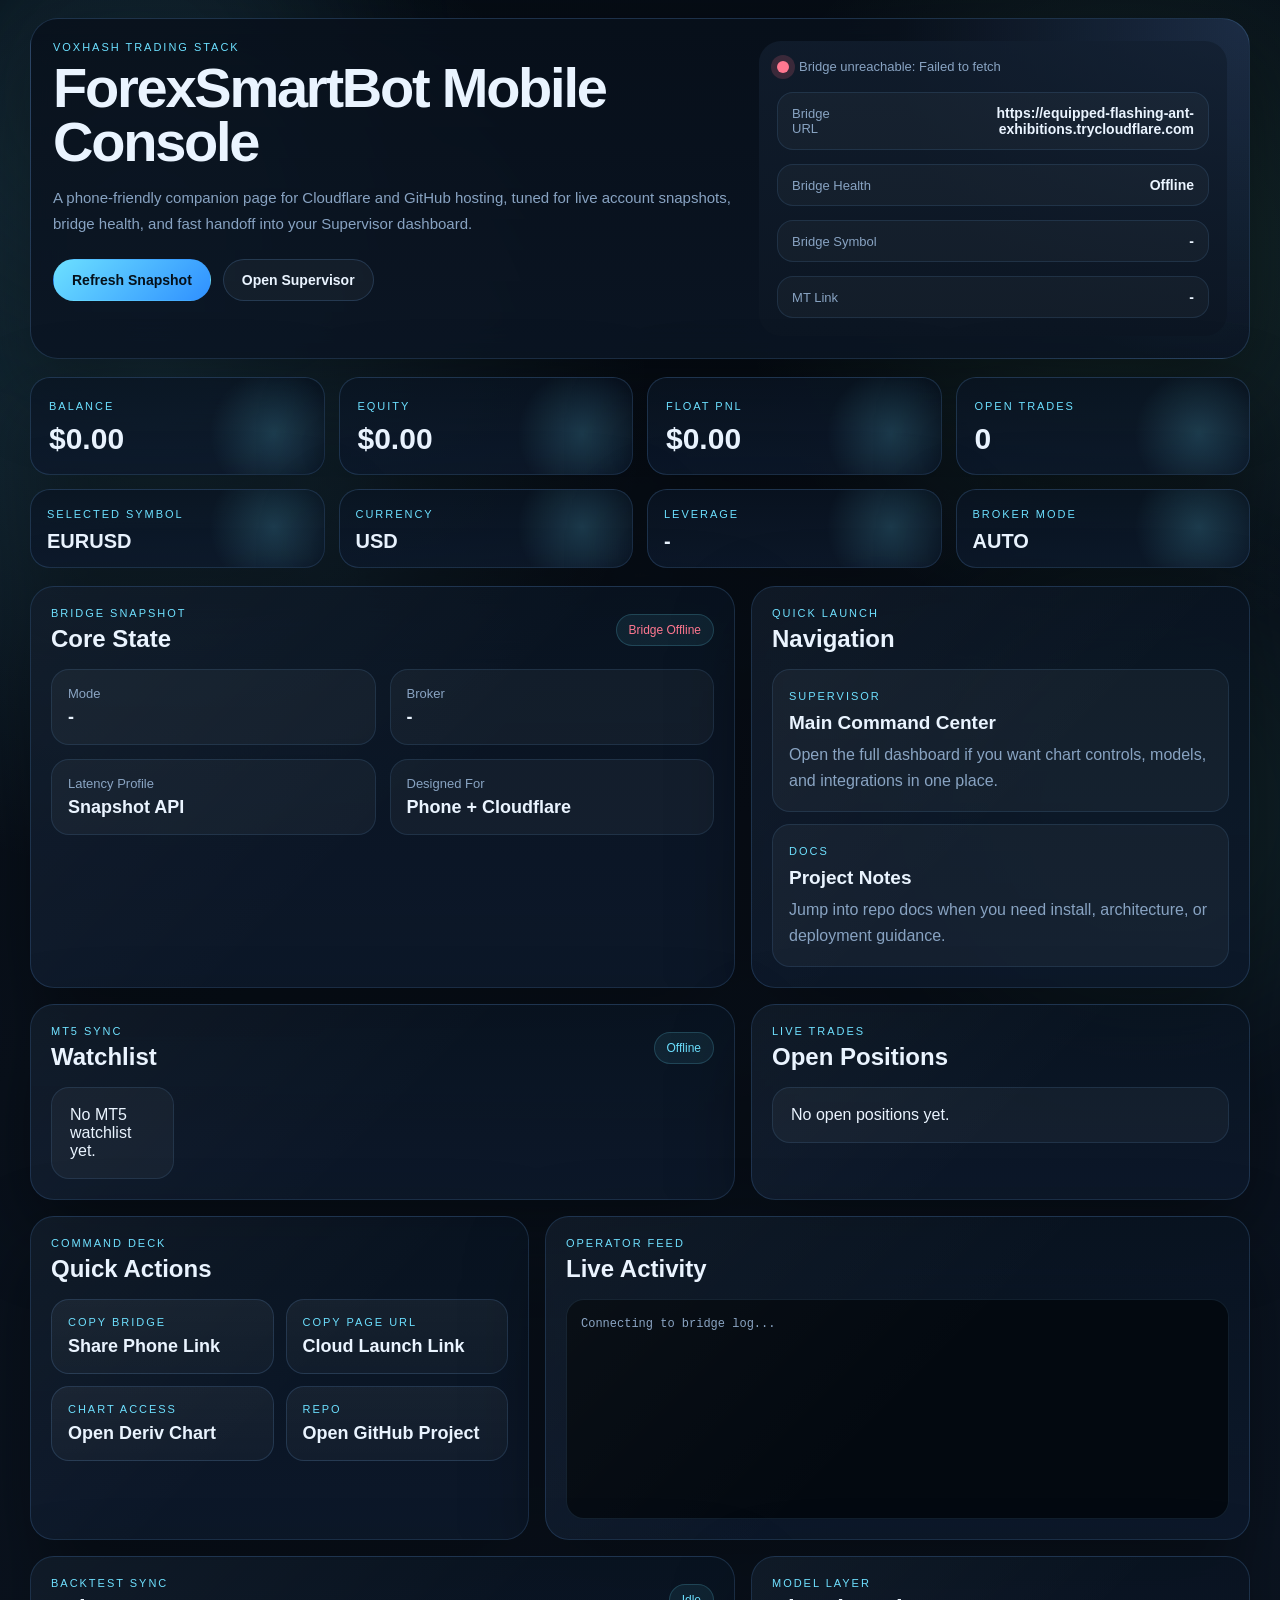
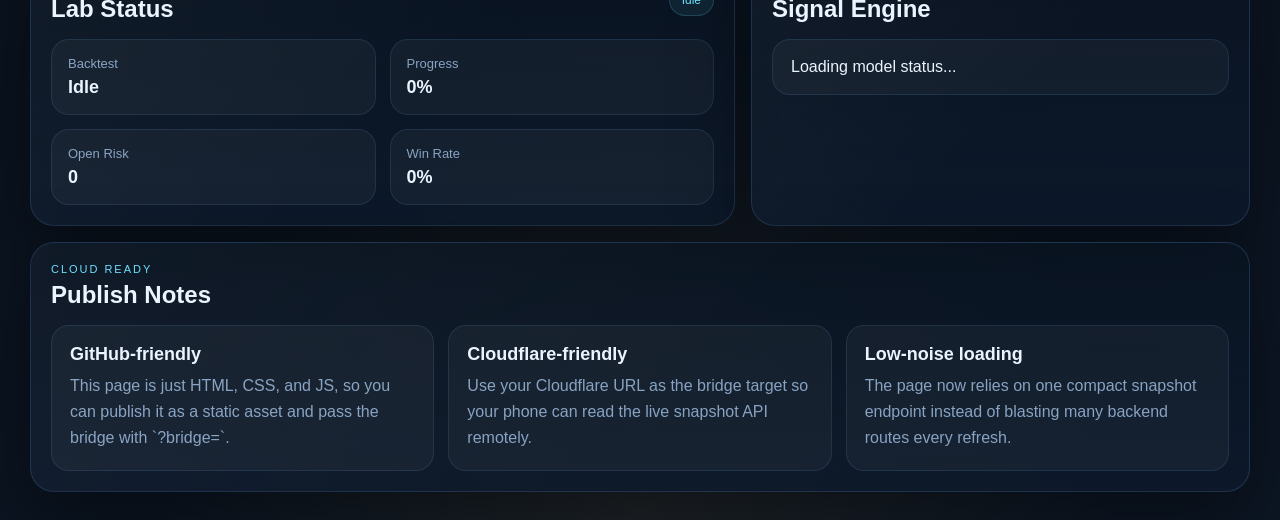
<file: ForexSmartBot/forexsmartbot_dashboard.html>
<!DOCTYPE html>
<html lang="en">
<head>
  <meta charset="UTF-8" />
  <meta name="viewport" content="width=device-width, initial-scale=1" />
  <meta name="default-bridge" content="https://equipped-flashing-ant-exhibitions.trycloudflare.com" />
  <title>ForexSmartBot Mobile Console</title>
  <link rel="stylesheet" href="./forexsmartbot_dashboard.css" />
</head>
<body>
  <div class="ambient ambient-a"></div>
  <div class="ambient ambient-b"></div>

  <main class="page-shell">
    <header class="hero">
      <div class="hero-copy">
        <div class="eyebrow">VoxHash Trading Stack</div>
        <h1>ForexSmartBot Mobile Console</h1>
        <p class="hero-text">
          A phone-friendly companion page for Cloudflare and GitHub hosting, tuned for live account snapshots,
          bridge health, and fast handoff into your Supervisor dashboard.
        </p>
        <div class="hero-actions">
          <button class="primary-btn" id="fsb-refresh-btn" type="button">Refresh Snapshot</button>
          <a class="ghost-btn" id="fsb-open-supervisor" href="../index.html" target="_blank" rel="noreferrer">Open Supervisor</a>
        </div>
      </div>
      <section class="hero-side">
        <div class="pulse-card">
          <div class="pulse-row">
            <span class="pulse-dot" id="fsb-status-dot"></span>
            <span class="pulse-label" id="fsb-status-text">Checking bridge</span>
          </div>
          <div class="metric-line">
            <span>Bridge URL</span>
            <strong id="fsb-bridge-url">http://127.0.0.1:5050</strong>
          </div>
          <div class="metric-line">
            <span>Bridge Health</span>
            <strong id="fsb-bridge-health">Checking</strong>
          </div>
          <div class="metric-line">
            <span>Bridge Symbol</span>
            <strong id="fsb-bridge-symbol">-</strong>
          </div>
          <div class="metric-line">
            <span>MT Link</span>
            <strong id="fsb-mt-link">-</strong>
          </div>
        </div>
      </section>
    </header>

    <section class="card-strip">
      <article class="snap-card balance">
        <span class="snap-label">Balance</span>
        <strong id="fsb-balance">$0.00</strong>
      </article>
      <article class="snap-card equity">
        <span class="snap-label">Equity</span>
        <strong id="fsb-equity">$0.00</strong>
      </article>
      <article class="snap-card float">
        <span class="snap-label">Float PnL</span>
        <strong id="fsb-float">$0.00</strong>
      </article>
      <article class="snap-card open">
        <span class="snap-label">Open Trades</span>
        <strong id="fsb-open">0</strong>
      </article>
    </section>

    <section class="card-strip compact-strip">
      <article class="snap-card mini">
        <span class="snap-label">Selected Symbol</span>
        <strong id="fsb-selected-symbol">EURUSD</strong>
      </article>
      <article class="snap-card mini">
        <span class="snap-label">Currency</span>
        <strong id="fsb-currency">USD</strong>
      </article>
      <article class="snap-card mini">
        <span class="snap-label">Leverage</span>
        <strong id="fsb-leverage">-</strong>
      </article>
      <article class="snap-card mini">
        <span class="snap-label">Broker Mode</span>
        <strong id="fsb-broker-mode">AUTO</strong>
      </article>
    </section>

    <section class="content-grid">
      <article class="panel glass">
        <div class="panel-head">
          <div>
            <div class="panel-kicker">Bridge Snapshot</div>
            <h2>Core State</h2>
          </div>
          <span class="status-pill" id="fsb-health-badge">Waiting</span>
        </div>
        <div class="detail-grid">
          <div class="detail-card"><span>Mode</span><strong id="fsb-mode">-</strong></div>
          <div class="detail-card"><span>Broker</span><strong id="fsb-broker">-</strong></div>
          <div class="detail-card"><span>Latency Profile</span><strong>Snapshot API</strong></div>
          <div class="detail-card"><span>Designed For</span><strong>Phone + Cloudflare</strong></div>
        </div>
      </article>

      <article class="panel dark">
        <div class="panel-head">
          <div>
            <div class="panel-kicker">Quick Launch</div>
            <h2>Navigation</h2>
          </div>
        </div>
        <div class="launch-stack">
          <a class="launch-tile" href="../index.html" target="_blank" rel="noreferrer">
            <span class="launch-label">Supervisor</span>
            <strong>Main Command Center</strong>
            <p>Open the full dashboard if you want chart controls, models, and integrations in one place.</p>
          </a>
          <a class="launch-tile" href="./README.md" target="_blank" rel="noreferrer">
            <span class="launch-label">Docs</span>
            <strong>Project Notes</strong>
            <p>Jump into repo docs when you need install, architecture, or deployment guidance.</p>
          </a>
        </div>
      </article>

      <article class="panel glass">
        <div class="panel-head">
          <div>
            <div class="panel-kicker">MT5 Sync</div>
            <h2>Watchlist</h2>
          </div>
          <span class="status-pill" id="fsb-mt-status">Waiting</span>
        </div>
        <div id="fsb-watchlist" class="mini-chip-grid">
          <div class="note-card">No MT5 watchlist yet.</div>
        </div>
      </article>

      <article class="panel dark">
        <div class="panel-head">
          <div>
            <div class="panel-kicker">Live Trades</div>
            <h2>Open Positions</h2>
          </div>
        </div>
        <div id="fsb-positions" class="mini-stack">
          <div class="note-card">No open positions yet.</div>
        </div>
      </article>

      <article class="panel dark">
        <div class="panel-head">
          <div>
            <div class="panel-kicker">Command Deck</div>
            <h2>Quick Actions</h2>
          </div>
        </div>
        <div class="action-grid">
          <button class="action-tile" id="fsb-copy-bridge-btn" type="button">
            <span>Copy Bridge</span>
            <strong>Share Phone Link</strong>
          </button>
          <button class="action-tile" id="fsb-copy-page-btn" type="button">
            <span>Copy Page URL</span>
            <strong>Cloud Launch Link</strong>
          </button>
          <button class="action-tile" id="fsb-open-deriv-btn" type="button">
            <span>Chart Access</span>
            <strong>Open Deriv Chart</strong>
          </button>
          <button class="action-tile" id="fsb-open-github-btn" type="button">
            <span>Repo</span>
            <strong>Open GitHub Project</strong>
          </button>
        </div>
      </article>

      <article class="panel glass">
        <div class="panel-head">
          <div>
            <div class="panel-kicker">Operator Feed</div>
            <h2>Live Activity</h2>
          </div>
        </div>
        <div id="fsb-live-log" class="terminal-lite">
          <div class="terminal-line">Connecting to bridge log...</div>
        </div>
      </article>

      <article class="panel glass">
        <div class="panel-head">
          <div>
            <div class="panel-kicker">Backtest Sync</div>
            <h2>Lab Status</h2>
          </div>
          <span class="status-pill" id="fsb-backtest-pill">Idle</span>
        </div>
        <div class="detail-grid">
          <div class="detail-card"><span>Backtest</span><strong id="fsb-backtest-status">Idle</strong></div>
          <div class="detail-card"><span>Progress</span><strong id="fsb-backtest-progress">0%</strong></div>
          <div class="detail-card"><span>Open Risk</span><strong id="fsb-risk-open">0</strong></div>
          <div class="detail-card"><span>Win Rate</span><strong id="fsb-risk-winrate">0%</strong></div>
        </div>
      </article>

      <article class="panel dark">
        <div class="panel-head">
          <div>
            <div class="panel-kicker">Model Layer</div>
            <h2>Signal Engine</h2>
          </div>
        </div>
        <div id="fsb-models" class="mini-stack">
          <div class="note-card">Loading model status...</div>
        </div>
      </article>

      <article class="panel wide">
        <div class="panel-head">
          <div>
            <div class="panel-kicker">Cloud Ready</div>
            <h2>Publish Notes</h2>
          </div>
        </div>
        <div class="notes-grid">
          <div class="note-card">
            <strong>GitHub-friendly</strong>
            <p>This page is just HTML, CSS, and JS, so you can publish it as a static asset and pass the bridge with `?bridge=`.</p>
          </div>
          <div class="note-card">
            <strong>Cloudflare-friendly</strong>
            <p>Use your Cloudflare URL as the bridge target so your phone can read the live snapshot API remotely.</p>
          </div>
          <div class="note-card">
            <strong>Low-noise loading</strong>
            <p>The page now relies on one compact snapshot endpoint instead of blasting many backend routes every refresh.</p>
          </div>
        </div>
      </article>
    </section>
  </main>

  <script src="./forexsmartbot_dashboard.js"></script>
</body>
</html>
</file>
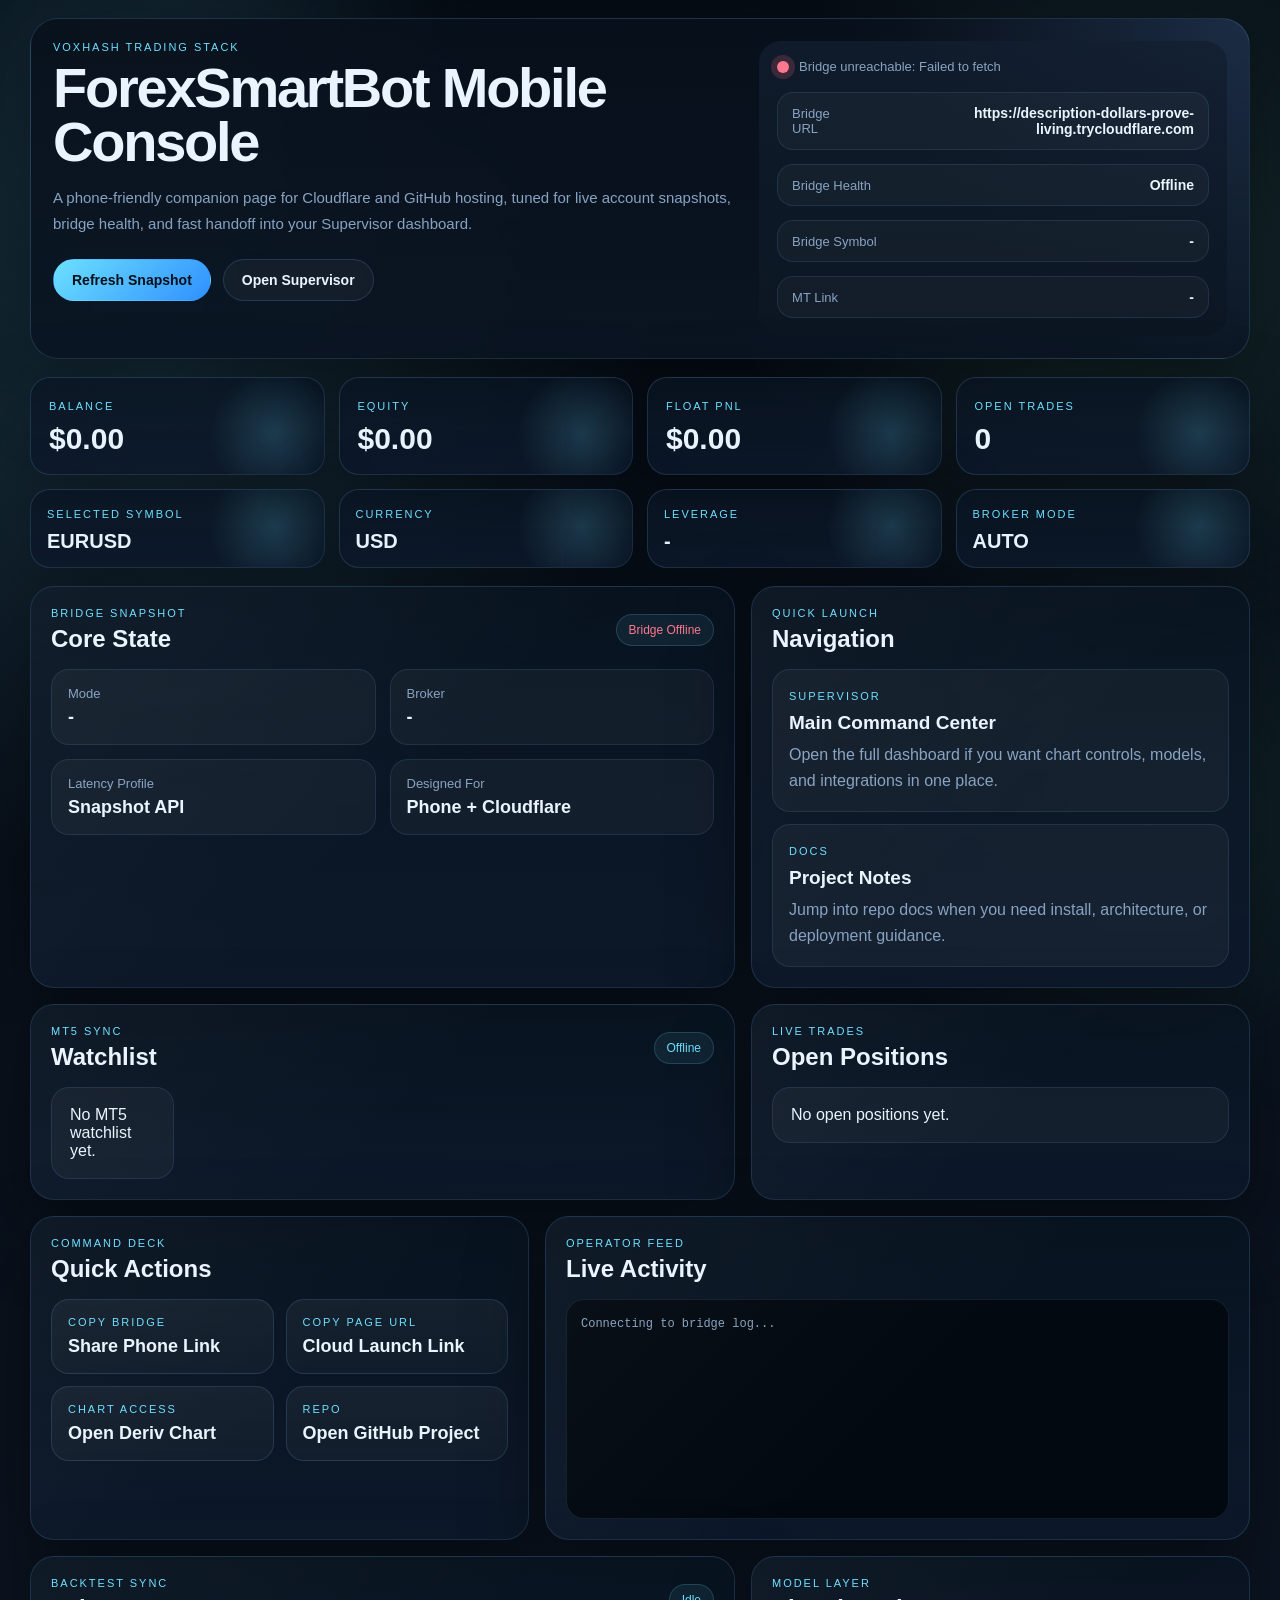
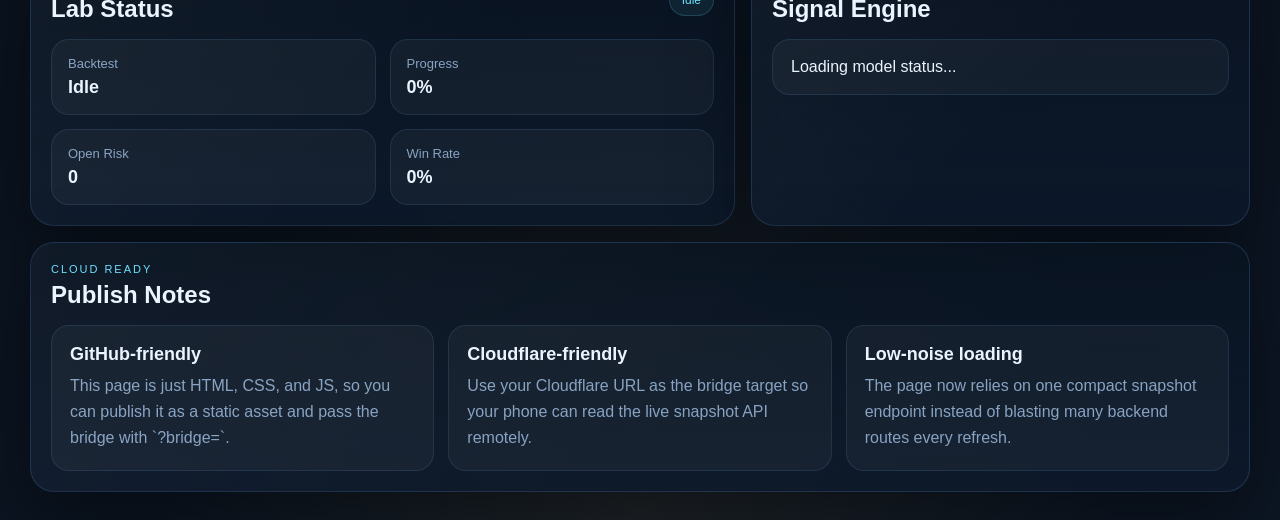
<file: docs/ForexSmartBot/forexsmartbot_dashboard.html>
<!DOCTYPE html>
<html lang="en">
<head>
  <meta charset="UTF-8" />
  <meta name="viewport" content="width=device-width, initial-scale=1" />
  <meta name="default-bridge" content="https://description-dollars-prove-living.trycloudflare.com" />
  <title>ForexSmartBot Mobile Console</title>
  <link rel="stylesheet" href="./forexsmartbot_dashboard.css" />
</head>
<body>
  <div class="ambient ambient-a"></div>
  <div class="ambient ambient-b"></div>

  <main class="page-shell">
    <header class="hero">
      <div class="hero-copy">
        <div class="eyebrow">VoxHash Trading Stack</div>
        <h1>ForexSmartBot Mobile Console</h1>
        <p class="hero-text">
          A phone-friendly companion page for Cloudflare and GitHub hosting, tuned for live account snapshots,
          bridge health, and fast handoff into your Supervisor dashboard.
        </p>
        <div class="hero-actions">
          <button class="primary-btn" id="fsb-refresh-btn" type="button">Refresh Snapshot</button>
          <a class="ghost-btn" id="fsb-open-supervisor" href="../index.html" target="_blank" rel="noreferrer">Open Supervisor</a>
        </div>
      </div>
      <section class="hero-side">
        <div class="pulse-card">
          <div class="pulse-row">
            <span class="pulse-dot" id="fsb-status-dot"></span>
            <span class="pulse-label" id="fsb-status-text">Checking bridge</span>
          </div>
          <div class="metric-line">
            <span>Bridge URL</span>
            <strong id="fsb-bridge-url">http://127.0.0.1:5050</strong>
          </div>
          <div class="metric-line">
            <span>Bridge Health</span>
            <strong id="fsb-bridge-health">Checking</strong>
          </div>
          <div class="metric-line">
            <span>Bridge Symbol</span>
            <strong id="fsb-bridge-symbol">-</strong>
          </div>
          <div class="metric-line">
            <span>MT Link</span>
            <strong id="fsb-mt-link">-</strong>
          </div>
        </div>
      </section>
    </header>

    <section class="card-strip">
      <article class="snap-card balance">
        <span class="snap-label">Balance</span>
        <strong id="fsb-balance">$0.00</strong>
      </article>
      <article class="snap-card equity">
        <span class="snap-label">Equity</span>
        <strong id="fsb-equity">$0.00</strong>
      </article>
      <article class="snap-card float">
        <span class="snap-label">Float PnL</span>
        <strong id="fsb-float">$0.00</strong>
      </article>
      <article class="snap-card open">
        <span class="snap-label">Open Trades</span>
        <strong id="fsb-open">0</strong>
      </article>
    </section>

    <section class="card-strip compact-strip">
      <article class="snap-card mini">
        <span class="snap-label">Selected Symbol</span>
        <strong id="fsb-selected-symbol">EURUSD</strong>
      </article>
      <article class="snap-card mini">
        <span class="snap-label">Currency</span>
        <strong id="fsb-currency">USD</strong>
      </article>
      <article class="snap-card mini">
        <span class="snap-label">Leverage</span>
        <strong id="fsb-leverage">-</strong>
      </article>
      <article class="snap-card mini">
        <span class="snap-label">Broker Mode</span>
        <strong id="fsb-broker-mode">AUTO</strong>
      </article>
    </section>

    <section class="content-grid">
      <article class="panel glass">
        <div class="panel-head">
          <div>
            <div class="panel-kicker">Bridge Snapshot</div>
            <h2>Core State</h2>
          </div>
          <span class="status-pill" id="fsb-health-badge">Waiting</span>
        </div>
        <div class="detail-grid">
          <div class="detail-card"><span>Mode</span><strong id="fsb-mode">-</strong></div>
          <div class="detail-card"><span>Broker</span><strong id="fsb-broker">-</strong></div>
          <div class="detail-card"><span>Latency Profile</span><strong>Snapshot API</strong></div>
          <div class="detail-card"><span>Designed For</span><strong>Phone + Cloudflare</strong></div>
        </div>
      </article>

      <article class="panel dark">
        <div class="panel-head">
          <div>
            <div class="panel-kicker">Quick Launch</div>
            <h2>Navigation</h2>
          </div>
        </div>
        <div class="launch-stack">
          <a class="launch-tile" href="../index.html" target="_blank" rel="noreferrer">
            <span class="launch-label">Supervisor</span>
            <strong>Main Command Center</strong>
            <p>Open the full dashboard if you want chart controls, models, and integrations in one place.</p>
          </a>
          <a class="launch-tile" href="./README.md" target="_blank" rel="noreferrer">
            <span class="launch-label">Docs</span>
            <strong>Project Notes</strong>
            <p>Jump into repo docs when you need install, architecture, or deployment guidance.</p>
          </a>
        </div>
      </article>

      <article class="panel glass">
        <div class="panel-head">
          <div>
            <div class="panel-kicker">MT5 Sync</div>
            <h2>Watchlist</h2>
          </div>
          <span class="status-pill" id="fsb-mt-status">Waiting</span>
        </div>
        <div id="fsb-watchlist" class="mini-chip-grid">
          <div class="note-card">No MT5 watchlist yet.</div>
        </div>
      </article>

      <article class="panel dark">
        <div class="panel-head">
          <div>
            <div class="panel-kicker">Live Trades</div>
            <h2>Open Positions</h2>
          </div>
        </div>
        <div id="fsb-positions" class="mini-stack">
          <div class="note-card">No open positions yet.</div>
        </div>
      </article>

      <article class="panel dark">
        <div class="panel-head">
          <div>
            <div class="panel-kicker">Command Deck</div>
            <h2>Quick Actions</h2>
          </div>
        </div>
        <div class="action-grid">
          <button class="action-tile" id="fsb-copy-bridge-btn" type="button">
            <span>Copy Bridge</span>
            <strong>Share Phone Link</strong>
          </button>
          <button class="action-tile" id="fsb-copy-page-btn" type="button">
            <span>Copy Page URL</span>
            <strong>Cloud Launch Link</strong>
          </button>
          <button class="action-tile" id="fsb-open-deriv-btn" type="button">
            <span>Chart Access</span>
            <strong>Open Deriv Chart</strong>
          </button>
          <button class="action-tile" id="fsb-open-github-btn" type="button">
            <span>Repo</span>
            <strong>Open GitHub Project</strong>
          </button>
        </div>
      </article>

      <article class="panel glass">
        <div class="panel-head">
          <div>
            <div class="panel-kicker">Operator Feed</div>
            <h2>Live Activity</h2>
          </div>
        </div>
        <div id="fsb-live-log" class="terminal-lite">
          <div class="terminal-line">Connecting to bridge log...</div>
        </div>
      </article>

      <article class="panel glass">
        <div class="panel-head">
          <div>
            <div class="panel-kicker">Backtest Sync</div>
            <h2>Lab Status</h2>
          </div>
          <span class="status-pill" id="fsb-backtest-pill">Idle</span>
        </div>
        <div class="detail-grid">
          <div class="detail-card"><span>Backtest</span><strong id="fsb-backtest-status">Idle</strong></div>
          <div class="detail-card"><span>Progress</span><strong id="fsb-backtest-progress">0%</strong></div>
          <div class="detail-card"><span>Open Risk</span><strong id="fsb-risk-open">0</strong></div>
          <div class="detail-card"><span>Win Rate</span><strong id="fsb-risk-winrate">0%</strong></div>
        </div>
      </article>

      <article class="panel dark">
        <div class="panel-head">
          <div>
            <div class="panel-kicker">Model Layer</div>
            <h2>Signal Engine</h2>
          </div>
        </div>
        <div id="fsb-models" class="mini-stack">
          <div class="note-card">Loading model status...</div>
        </div>
      </article>

      <article class="panel wide">
        <div class="panel-head">
          <div>
            <div class="panel-kicker">Cloud Ready</div>
            <h2>Publish Notes</h2>
          </div>
        </div>
        <div class="notes-grid">
          <div class="note-card">
            <strong>GitHub-friendly</strong>
            <p>This page is just HTML, CSS, and JS, so you can publish it as a static asset and pass the bridge with `?bridge=`.</p>
          </div>
          <div class="note-card">
            <strong>Cloudflare-friendly</strong>
            <p>Use your Cloudflare URL as the bridge target so your phone can read the live snapshot API remotely.</p>
          </div>
          <div class="note-card">
            <strong>Low-noise loading</strong>
            <p>The page now relies on one compact snapshot endpoint instead of blasting many backend routes every refresh.</p>
          </div>
        </div>
      </article>
    </section>
  </main>

  <script src="./forexsmartbot_dashboard.js"></script>
</body>
</html>
</file>
<file: ForexSmartBot/forexsmartbot_dashboard.css>
:root {
  --bg: #07111b;
  --bg-2: #0d1826;
  --panel: rgba(9, 20, 34, 0.78);
  --panel-2: rgba(13, 25, 43, 0.88);
  --line: rgba(117, 185, 255, 0.18);
  --text: #eaf4ff;
  --muted: #88a3c2;
  --accent: #6ce0ff;
  --accent-2: #7affb8;
  --accent-3: #ffcf6a;
  --accent-4: #73a9ff;
  --danger: #ff7890;
  --shadow: 0 30px 80px rgba(0, 0, 0, 0.42);
  --radius: 24px;
}

* { box-sizing: border-box; }
html, body { margin: 0; min-height: 100%; }
body {
  font-family: "Segoe UI", "Trebuchet MS", sans-serif;
  color: var(--text);
  background:
    radial-gradient(circle at 12% 18%, rgba(108, 224, 255, 0.16), transparent 24%),
    radial-gradient(circle at 88% 12%, rgba(122, 255, 184, 0.12), transparent 18%),
    radial-gradient(circle at 50% 100%, rgba(255, 207, 106, 0.08), transparent 22%),
    linear-gradient(160deg, #050b13 0%, #09111c 42%, #0c1624 100%);
  overflow-x: hidden;
}

.ambient {
  position: fixed;
  inset: auto;
  width: 420px;
  height: 420px;
  border-radius: 50%;
  filter: blur(80px);
  pointer-events: none;
  opacity: 0.35;
}

.ambient-a {
  top: -120px;
  left: -80px;
  background: rgba(108, 224, 255, 0.22);
}

.ambient-b {
  right: -80px;
  bottom: -120px;
  background: rgba(122, 255, 184, 0.18);
}

.page-shell {
  position: relative;
  z-index: 1;
  width: min(1220px, calc(100% - 24px));
  margin: 18px auto 28px;
}

.hero,
.panel,
.snap-card {
  border: 1px solid var(--line);
  box-shadow: var(--shadow);
}

.hero {
  display: grid;
  grid-template-columns: 1.25fr 0.85fr;
  gap: 18px;
  padding: 22px;
  border-radius: 28px;
  background:
    radial-gradient(circle at top right, rgba(115, 169, 255, 0.18), transparent 28%),
    linear-gradient(180deg, rgba(8, 16, 27, 0.88), rgba(11, 21, 35, 0.92));
  backdrop-filter: blur(18px);
}

.eyebrow,
.panel-kicker,
.snap-label,
.launch-label {
  text-transform: uppercase;
  letter-spacing: 0.18em;
  font-size: 11px;
  color: var(--accent);
}

h1, h2, p { margin: 0; }
h1 {
  margin-top: 8px;
  font-size: clamp(30px, 6vw, 56px);
  line-height: 0.96;
  letter-spacing: -0.04em;
}

.hero-text {
  margin-top: 16px;
  max-width: 720px;
  color: var(--muted);
  line-height: 1.75;
  font-size: 15px;
}

.hero-actions {
  display: flex;
  gap: 12px;
  flex-wrap: wrap;
  margin-top: 22px;
}

.primary-btn,
.ghost-btn {
  appearance: none;
  border: 1px solid transparent;
  border-radius: 999px;
  text-decoration: none;
  padding: 12px 18px;
  font-weight: 700;
  font-size: 14px;
  transition: transform 180ms ease, border-color 180ms ease, background 180ms ease;
  cursor: pointer;
}

.primary-btn {
  background: linear-gradient(135deg, var(--accent), #2f90ff);
  color: #05101a;
}

.ghost-btn {
  background: rgba(255, 255, 255, 0.04);
  color: var(--text);
  border-color: var(--line);
}

.primary-btn:hover,
.ghost-btn:hover,
.launch-tile:hover {
  transform: translateY(-2px);
}

.pulse-card {
  height: 100%;
  border-radius: 22px;
  padding: 18px;
  background: linear-gradient(180deg, rgba(18, 31, 48, 0.76), rgba(12, 22, 35, 0.92));
  display: grid;
  gap: 14px;
}

.pulse-row {
  display: inline-flex;
  align-items: center;
  gap: 10px;
  margin-bottom: 4px;
}

.pulse-dot {
  width: 12px;
  height: 12px;
  border-radius: 50%;
  background: var(--accent-3);
  box-shadow: 0 0 0 7px rgba(255, 207, 106, 0.15);
}

.pulse-label {
  color: var(--muted);
  font-size: 13px;
}

.metric-line {
  display: flex;
  justify-content: space-between;
  gap: 12px;
  align-items: center;
  padding: 12px 14px;
  border-radius: 16px;
  border: 1px solid rgba(117, 185, 255, 0.12);
  background: rgba(255, 255, 255, 0.03);
}

.metric-line span {
  color: var(--muted);
  font-size: 13px;
}

.metric-line strong {
  font-size: 14px;
  text-align: right;
  word-break: break-word;
}

.card-strip {
  display: grid;
  grid-template-columns: repeat(4, 1fr);
  gap: 14px;
  margin-top: 18px;
}

.compact-strip {
  margin-top: 14px;
}

.snap-card {
  padding: 18px;
  border-radius: 20px;
  background:
    linear-gradient(180deg, var(--panel), var(--panel-2));
  position: relative;
  overflow: hidden;
}

.snap-card::after {
  content: "";
  position: absolute;
  inset: auto -20px -30px auto;
  width: 140px;
  height: 140px;
  background: radial-gradient(circle, rgba(108, 224, 255, 0.18), transparent 65%);
  pointer-events: none;
}

.snap-card.mini {
  padding: 14px 16px;
}

.snap-card.mini strong {
  font-size: 20px;
}

.snap-card strong {
  display: block;
  margin-top: 8px;
  font-size: clamp(22px, 5vw, 30px);
}

.content-grid {
  display: grid;
  grid-template-columns: repeat(12, 1fr);
  gap: 16px;
  margin-top: 18px;
}

.panel {
  border-radius: 24px;
  padding: 20px;
  background:
    linear-gradient(180deg, var(--panel), var(--panel-2));
  position: relative;
  overflow: hidden;
}

.panel::before {
  content: "";
  position: absolute;
  inset: 0;
  background: linear-gradient(135deg, rgba(255,255,255,0.03), transparent 55%);
  pointer-events: none;
}

.panel.glass { grid-column: span 7; }
.panel.dark { grid-column: span 5; }
.panel.wide { grid-column: span 12; }

.panel-head {
  display: flex;
  justify-content: space-between;
  gap: 12px;
  align-items: center;
  margin-bottom: 16px;
}

.panel-head h2 {
  font-size: 24px;
  margin-top: 6px;
}

.status-pill {
  border-radius: 999px;
  padding: 8px 12px;
  font-size: 12px;
  border: 1px solid rgba(108, 224, 255, 0.18);
  background: rgba(108, 224, 255, 0.08);
  color: var(--accent);
}

.detail-grid,
.notes-grid {
  display: grid;
  gap: 14px;
}

.detail-grid {
  grid-template-columns: repeat(2, 1fr);
}

.detail-card,
.note-card,
.launch-tile {
  border-radius: 18px;
  border: 1px solid rgba(117, 185, 255, 0.12);
  background: rgba(255, 255, 255, 0.04);
}

.mini-chip-grid {
  display: grid;
  grid-template-columns: repeat(auto-fill, minmax(110px, 1fr));
  gap: 12px;
}

.mini-chip {
  border: 1px solid rgba(117, 185, 255, 0.16);
  background: rgba(255,255,255,0.04);
  color: var(--text);
  border-radius: 16px;
  padding: 12px 14px;
  font-weight: 700;
}

.mini-chip small {
  display: block;
  margin-top: 6px;
  color: var(--muted);
  font-size: 11px;
  font-weight: 500;
}

.mini-stack {
  display: grid;
  gap: 12px;
}

.position-card {
  border: 1px solid rgba(117, 185, 255, 0.16);
  background: rgba(255,255,255,0.04);
  border-radius: 16px;
  padding: 14px;
}

.position-card strong {
  display: block;
  font-size: 18px;
  margin-bottom: 8px;
}

.position-meta {
  display: grid;
  grid-template-columns: repeat(2, 1fr);
  gap: 10px;
  color: var(--muted);
  font-size: 12px;
}

.model-card-mini {
  border: 1px solid rgba(117, 185, 255, 0.16);
  background: rgba(255,255,255,0.04);
  border-radius: 16px;
  padding: 14px;
}

.model-card-mini strong {
  display: block;
  font-size: 16px;
  margin-bottom: 6px;
}

.model-card-mini small {
  display: block;
  color: var(--muted);
  font-size: 12px;
  line-height: 1.6;
}

.terminal-lite {
  min-height: 220px;
  max-height: 300px;
  overflow: auto;
  border-radius: 18px;
  border: 1px solid rgba(117, 185, 255, 0.12);
  background: rgba(4, 9, 16, 0.92);
  padding: 14px;
  font-family: "Consolas", "JetBrains Mono", monospace;
  font-size: 12px;
  line-height: 1.7;
}

.terminal-line {
  color: var(--muted);
  white-space: pre-wrap;
  word-break: break-word;
}

.action-grid {
  display: grid;
  grid-template-columns: repeat(2, 1fr);
  gap: 12px;
}

.action-tile {
  appearance: none;
  border: 1px solid rgba(117, 185, 255, 0.16);
  background:
    linear-gradient(180deg, rgba(255,255,255,0.05), rgba(255,255,255,0.03));
  color: var(--text);
  border-radius: 18px;
  padding: 16px;
  text-align: left;
  cursor: pointer;
  transition: transform 180ms ease, border-color 180ms ease, background 180ms ease;
}

.action-tile:hover {
  transform: translateY(-2px);
  border-color: rgba(122, 255, 184, 0.28);
  background: linear-gradient(180deg, rgba(122,255,184,0.08), rgba(255,255,255,0.03));
}

.action-tile span {
  display: block;
  color: var(--accent);
  font-size: 11px;
  letter-spacing: 0.18em;
  text-transform: uppercase;
  margin-bottom: 8px;
}

.action-tile strong {
  display: block;
  font-size: 18px;
}

.detail-card {
  padding: 16px;
}

.detail-card span {
  display: block;
  color: var(--muted);
  font-size: 13px;
  margin-bottom: 6px;
}

.detail-card strong {
  font-size: 18px;
}

.launch-stack {
  display: grid;
  gap: 12px;
}

.launch-tile {
  text-decoration: none;
  color: inherit;
  padding: 16px;
}

.launch-tile strong {
  display: block;
  margin-top: 8px;
  font-size: 19px;
}

.launch-tile p,
.note-card p {
  margin-top: 8px;
  color: var(--muted);
  line-height: 1.65;
}

.notes-grid {
  grid-template-columns: repeat(3, 1fr);
}

.note-card {
  padding: 18px;
}

.note-card strong {
  font-size: 18px;
}

@media (max-width: 1024px) {
  .hero,
  .panel.glass,
  .panel.dark,
  .panel.wide {
    grid-template-columns: 1fr;
    grid-column: span 12;
  }

  .card-strip {
    grid-template-columns: repeat(2, 1fr);
  }

  .notes-grid {
    grid-template-columns: 1fr;
  }

  .action-grid {
    grid-template-columns: 1fr;
  }
}

@media (max-width: 680px) {
  .page-shell {
    width: min(100% - 14px, 100%);
    margin-top: 10px;
  }

  .hero,
  .panel,
  .snap-card {
    border-radius: 20px;
  }

  .hero {
    padding: 16px;
  }

  .content-grid,
  .card-strip,
  .detail-grid {
    grid-template-columns: 1fr;
  }

  .hero-actions {
    flex-direction: column;
  }

  .primary-btn,
  .ghost-btn {
    width: 100%;
    text-align: center;
  }
}
</file>
<file: docs/ForexSmartBot/forexsmartbot_dashboard.css>
:root {
  --bg: #07111b;
  --bg-2: #0d1826;
  --panel: rgba(9, 20, 34, 0.78);
  --panel-2: rgba(13, 25, 43, 0.88);
  --line: rgba(117, 185, 255, 0.18);
  --text: #eaf4ff;
  --muted: #88a3c2;
  --accent: #6ce0ff;
  --accent-2: #7affb8;
  --accent-3: #ffcf6a;
  --accent-4: #73a9ff;
  --danger: #ff7890;
  --shadow: 0 30px 80px rgba(0, 0, 0, 0.42);
  --radius: 24px;
}

* { box-sizing: border-box; }
html, body { margin: 0; min-height: 100%; }
body {
  font-family: "Segoe UI", "Trebuchet MS", sans-serif;
  color: var(--text);
  background:
    radial-gradient(circle at 12% 18%, rgba(108, 224, 255, 0.16), transparent 24%),
    radial-gradient(circle at 88% 12%, rgba(122, 255, 184, 0.12), transparent 18%),
    radial-gradient(circle at 50% 100%, rgba(255, 207, 106, 0.08), transparent 22%),
    linear-gradient(160deg, #050b13 0%, #09111c 42%, #0c1624 100%);
  overflow-x: hidden;
}

.ambient {
  position: fixed;
  inset: auto;
  width: 420px;
  height: 420px;
  border-radius: 50%;
  filter: blur(80px);
  pointer-events: none;
  opacity: 0.35;
}

.ambient-a {
  top: -120px;
  left: -80px;
  background: rgba(108, 224, 255, 0.22);
}

.ambient-b {
  right: -80px;
  bottom: -120px;
  background: rgba(122, 255, 184, 0.18);
}

.page-shell {
  position: relative;
  z-index: 1;
  width: min(1220px, calc(100% - 24px));
  margin: 18px auto 28px;
}

.hero,
.panel,
.snap-card {
  border: 1px solid var(--line);
  box-shadow: var(--shadow);
}

.hero {
  display: grid;
  grid-template-columns: 1.25fr 0.85fr;
  gap: 18px;
  padding: 22px;
  border-radius: 28px;
  background:
    radial-gradient(circle at top right, rgba(115, 169, 255, 0.18), transparent 28%),
    linear-gradient(180deg, rgba(8, 16, 27, 0.88), rgba(11, 21, 35, 0.92));
  backdrop-filter: blur(18px);
}

.eyebrow,
.panel-kicker,
.snap-label,
.launch-label {
  text-transform: uppercase;
  letter-spacing: 0.18em;
  font-size: 11px;
  color: var(--accent);
}

h1, h2, p { margin: 0; }
h1 {
  margin-top: 8px;
  font-size: clamp(30px, 6vw, 56px);
  line-height: 0.96;
  letter-spacing: -0.04em;
}

.hero-text {
  margin-top: 16px;
  max-width: 720px;
  color: var(--muted);
  line-height: 1.75;
  font-size: 15px;
}

.hero-actions {
  display: flex;
  gap: 12px;
  flex-wrap: wrap;
  margin-top: 22px;
}

.primary-btn,
.ghost-btn {
  appearance: none;
  border: 1px solid transparent;
  border-radius: 999px;
  text-decoration: none;
  padding: 12px 18px;
  font-weight: 700;
  font-size: 14px;
  transition: transform 180ms ease, border-color 180ms ease, background 180ms ease;
  cursor: pointer;
}

.primary-btn {
  background: linear-gradient(135deg, var(--accent), #2f90ff);
  color: #05101a;
}

.ghost-btn {
  background: rgba(255, 255, 255, 0.04);
  color: var(--text);
  border-color: var(--line);
}

.primary-btn:hover,
.ghost-btn:hover,
.launch-tile:hover {
  transform: translateY(-2px);
}

.pulse-card {
  height: 100%;
  border-radius: 22px;
  padding: 18px;
  background: linear-gradient(180deg, rgba(18, 31, 48, 0.76), rgba(12, 22, 35, 0.92));
  display: grid;
  gap: 14px;
}

.pulse-row {
  display: inline-flex;
  align-items: center;
  gap: 10px;
  margin-bottom: 4px;
}

.pulse-dot {
  width: 12px;
  height: 12px;
  border-radius: 50%;
  background: var(--accent-3);
  box-shadow: 0 0 0 7px rgba(255, 207, 106, 0.15);
}

.pulse-label {
  color: var(--muted);
  font-size: 13px;
}

.metric-line {
  display: flex;
  justify-content: space-between;
  gap: 12px;
  align-items: center;
  padding: 12px 14px;
  border-radius: 16px;
  border: 1px solid rgba(117, 185, 255, 0.12);
  background: rgba(255, 255, 255, 0.03);
}

.metric-line span {
  color: var(--muted);
  font-size: 13px;
}

.metric-line strong {
  font-size: 14px;
  text-align: right;
  word-break: break-word;
}

.card-strip {
  display: grid;
  grid-template-columns: repeat(4, 1fr);
  gap: 14px;
  margin-top: 18px;
}

.compact-strip {
  margin-top: 14px;
}

.snap-card {
  padding: 18px;
  border-radius: 20px;
  background:
    linear-gradient(180deg, var(--panel), var(--panel-2));
  position: relative;
  overflow: hidden;
}

.snap-card::after {
  content: "";
  position: absolute;
  inset: auto -20px -30px auto;
  width: 140px;
  height: 140px;
  background: radial-gradient(circle, rgba(108, 224, 255, 0.18), transparent 65%);
  pointer-events: none;
}

.snap-card.mini {
  padding: 14px 16px;
}

.snap-card.mini strong {
  font-size: 20px;
}

.snap-card strong {
  display: block;
  margin-top: 8px;
  font-size: clamp(22px, 5vw, 30px);
}

.content-grid {
  display: grid;
  grid-template-columns: repeat(12, 1fr);
  gap: 16px;
  margin-top: 18px;
}

.panel {
  border-radius: 24px;
  padding: 20px;
  background:
    linear-gradient(180deg, var(--panel), var(--panel-2));
  position: relative;
  overflow: hidden;
}

.panel::before {
  content: "";
  position: absolute;
  inset: 0;
  background: linear-gradient(135deg, rgba(255,255,255,0.03), transparent 55%);
  pointer-events: none;
}

.panel.glass { grid-column: span 7; }
.panel.dark { grid-column: span 5; }
.panel.wide { grid-column: span 12; }

.panel-head {
  display: flex;
  justify-content: space-between;
  gap: 12px;
  align-items: center;
  margin-bottom: 16px;
}

.panel-head h2 {
  font-size: 24px;
  margin-top: 6px;
}

.status-pill {
  border-radius: 999px;
  padding: 8px 12px;
  font-size: 12px;
  border: 1px solid rgba(108, 224, 255, 0.18);
  background: rgba(108, 224, 255, 0.08);
  color: var(--accent);
}

.detail-grid,
.notes-grid {
  display: grid;
  gap: 14px;
}

.detail-grid {
  grid-template-columns: repeat(2, 1fr);
}

.detail-card,
.note-card,
.launch-tile {
  border-radius: 18px;
  border: 1px solid rgba(117, 185, 255, 0.12);
  background: rgba(255, 255, 255, 0.04);
}

.mini-chip-grid {
  display: grid;
  grid-template-columns: repeat(auto-fill, minmax(110px, 1fr));
  gap: 12px;
}

.mini-chip {
  border: 1px solid rgba(117, 185, 255, 0.16);
  background: rgba(255,255,255,0.04);
  color: var(--text);
  border-radius: 16px;
  padding: 12px 14px;
  font-weight: 700;
}

.mini-chip small {
  display: block;
  margin-top: 6px;
  color: var(--muted);
  font-size: 11px;
  font-weight: 500;
}

.mini-stack {
  display: grid;
  gap: 12px;
}

.position-card {
  border: 1px solid rgba(117, 185, 255, 0.16);
  background: rgba(255,255,255,0.04);
  border-radius: 16px;
  padding: 14px;
}

.position-card strong {
  display: block;
  font-size: 18px;
  margin-bottom: 8px;
}

.position-meta {
  display: grid;
  grid-template-columns: repeat(2, 1fr);
  gap: 10px;
  color: var(--muted);
  font-size: 12px;
}

.model-card-mini {
  border: 1px solid rgba(117, 185, 255, 0.16);
  background: rgba(255,255,255,0.04);
  border-radius: 16px;
  padding: 14px;
}

.model-card-mini strong {
  display: block;
  font-size: 16px;
  margin-bottom: 6px;
}

.model-card-mini small {
  display: block;
  color: var(--muted);
  font-size: 12px;
  line-height: 1.6;
}

.terminal-lite {
  min-height: 220px;
  max-height: 300px;
  overflow: auto;
  border-radius: 18px;
  border: 1px solid rgba(117, 185, 255, 0.12);
  background: rgba(4, 9, 16, 0.92);
  padding: 14px;
  font-family: "Consolas", "JetBrains Mono", monospace;
  font-size: 12px;
  line-height: 1.7;
}

.terminal-line {
  color: var(--muted);
  white-space: pre-wrap;
  word-break: break-word;
}

.action-grid {
  display: grid;
  grid-template-columns: repeat(2, 1fr);
  gap: 12px;
}

.action-tile {
  appearance: none;
  border: 1px solid rgba(117, 185, 255, 0.16);
  background:
    linear-gradient(180deg, rgba(255,255,255,0.05), rgba(255,255,255,0.03));
  color: var(--text);
  border-radius: 18px;
  padding: 16px;
  text-align: left;
  cursor: pointer;
  transition: transform 180ms ease, border-color 180ms ease, background 180ms ease;
}

.action-tile:hover {
  transform: translateY(-2px);
  border-color: rgba(122, 255, 184, 0.28);
  background: linear-gradient(180deg, rgba(122,255,184,0.08), rgba(255,255,255,0.03));
}

.action-tile span {
  display: block;
  color: var(--accent);
  font-size: 11px;
  letter-spacing: 0.18em;
  text-transform: uppercase;
  margin-bottom: 8px;
}

.action-tile strong {
  display: block;
  font-size: 18px;
}

.detail-card {
  padding: 16px;
}

.detail-card span {
  display: block;
  color: var(--muted);
  font-size: 13px;
  margin-bottom: 6px;
}

.detail-card strong {
  font-size: 18px;
}

.launch-stack {
  display: grid;
  gap: 12px;
}

.launch-tile {
  text-decoration: none;
  color: inherit;
  padding: 16px;
}

.launch-tile strong {
  display: block;
  margin-top: 8px;
  font-size: 19px;
}

.launch-tile p,
.note-card p {
  margin-top: 8px;
  color: var(--muted);
  line-height: 1.65;
}

.notes-grid {
  grid-template-columns: repeat(3, 1fr);
}

.note-card {
  padding: 18px;
}

.note-card strong {
  font-size: 18px;
}

@media (max-width: 1024px) {
  .hero,
  .panel.glass,
  .panel.dark,
  .panel.wide {
    grid-template-columns: 1fr;
    grid-column: span 12;
  }

  .card-strip {
    grid-template-columns: repeat(2, 1fr);
  }

  .notes-grid {
    grid-template-columns: 1fr;
  }

  .action-grid {
    grid-template-columns: 1fr;
  }
}

@media (max-width: 680px) {
  .page-shell {
    width: min(100% - 14px, 100%);
    margin-top: 10px;
  }

  .hero,
  .panel,
  .snap-card {
    border-radius: 20px;
  }

  .hero {
    padding: 16px;
  }

  .content-grid,
  .card-strip,
  .detail-grid {
    grid-template-columns: 1fr;
  }

  .hero-actions {
    flex-direction: column;
  }

  .primary-btn,
  .ghost-btn {
    width: 100%;
    text-align: center;
  }
}
</file>
